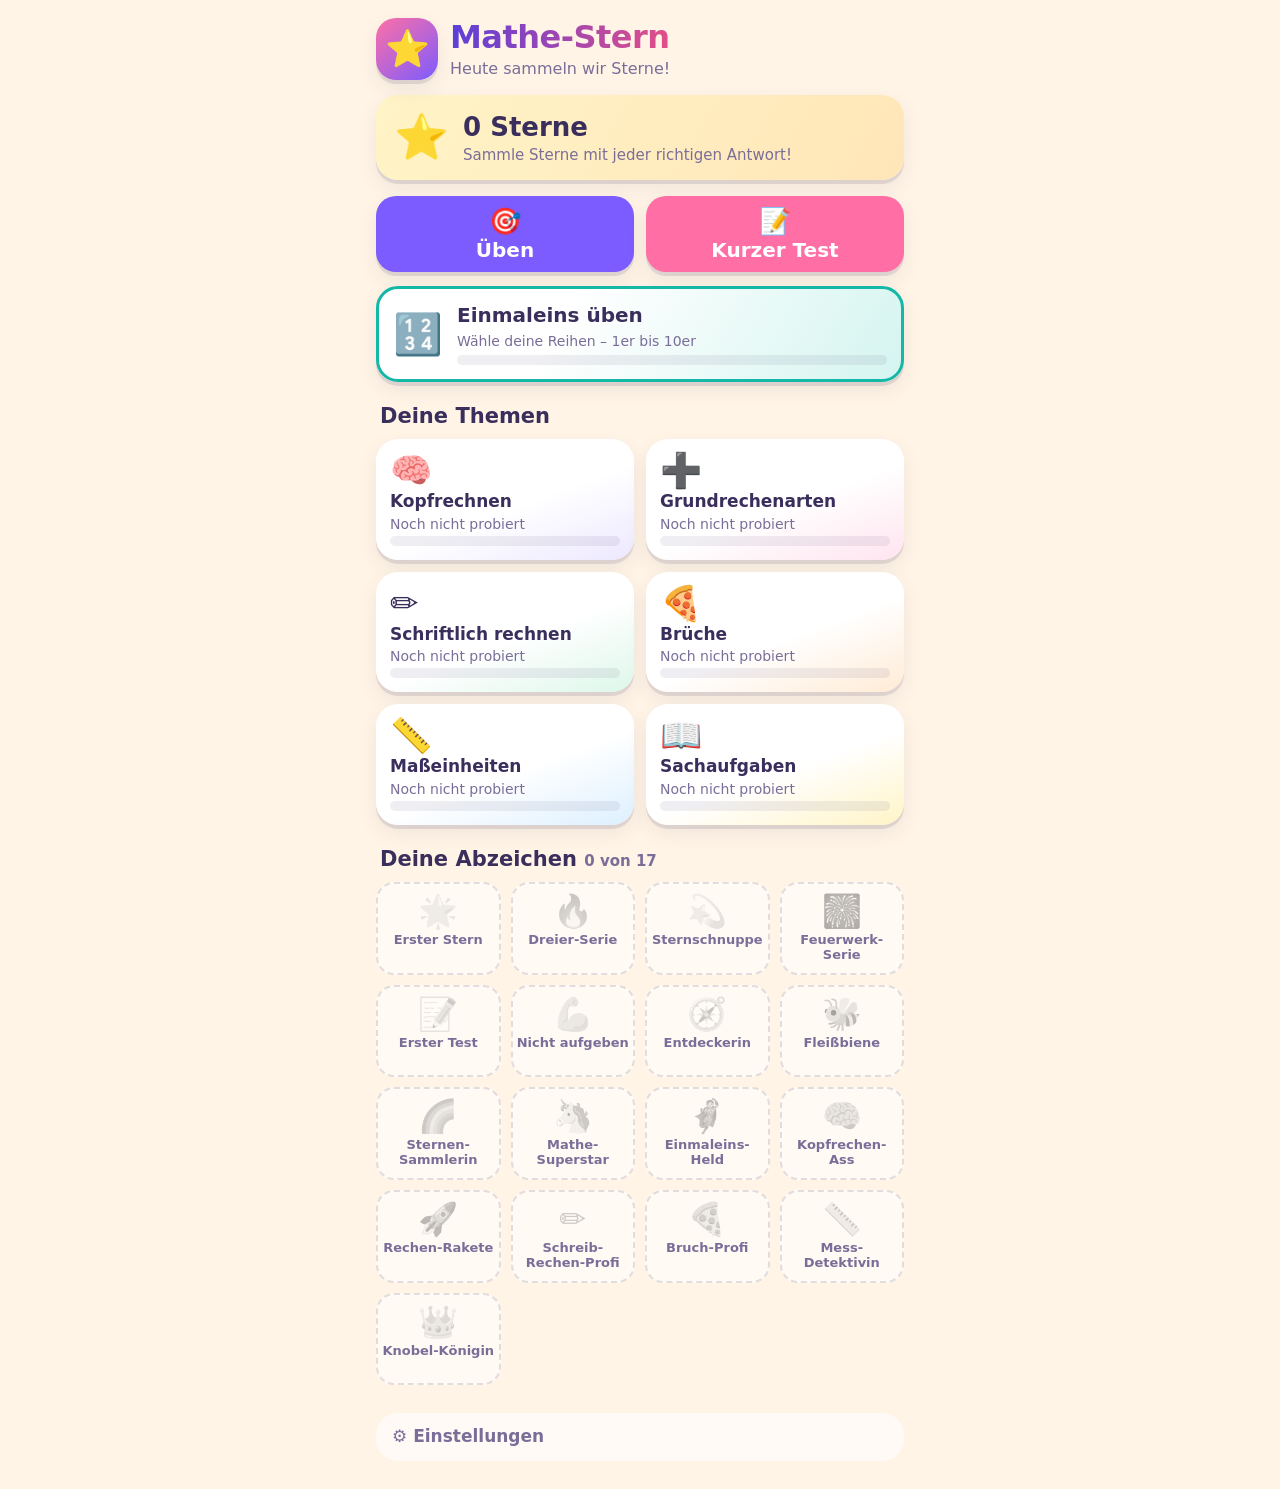
<file: index.html>
<!doctype html>
<html lang="de">
<head>
  <meta charset="utf-8">
  <meta name="viewport" content="width=device-width, initial-scale=1, viewport-fit=cover">
  <title>Mathe-Stern</title>
  <meta name="description" content="Mathe üben für die 5. Klasse – fröhlich, kostenlos und offline.">
  <meta name="theme-color" content="#FFF4E6">
  <meta name="color-scheme" content="light">
  <meta name="apple-mobile-web-app-capable" content="yes">
  <meta name="mobile-web-app-capable" content="yes">
  <meta name="apple-mobile-web-app-status-bar-style" content="default">
  <meta name="apple-mobile-web-app-title" content="Mathe-Stern">
  <meta name="format-detection" content="telephone=no">
  <link rel="manifest" href="manifest.webmanifest">
  <link rel="apple-touch-icon" href="icons/icon-180.png">
  <link rel="icon" type="image/png" sizes="192x192" href="icons/icon-192.png">
  <link rel="stylesheet" href="styles.css">
</head>
<body>
  <div id="app">

    <!-- Startbildschirm -->
    <section id="screen-home" class="screen aktiv" aria-labelledby="titel">
      <header class="home-kopf">
        <div class="logo" aria-hidden="true">⭐</div>
        <div>
          <h1 id="titel">Mathe-Stern</h1>
          <p class="gruss" id="gruss">Schön, dass du da bist!</p>
        </div>
      </header>

      <div class="sterne-karte">
        <span class="sterne-gross" aria-hidden="true">⭐</span>
        <div>
          <div class="sterne-zahl"><span id="home-sterne">0</span> <span id="home-sterne-wort">Sterne</span></div>
          <div class="sterne-text" id="home-sterne-text">Sammle Sterne mit jeder richtigen Antwort!</div>
        </div>
      </div>

      <div class="haupt-knoepfe">
        <button class="knopf knopf-gross knopf-lila" id="btn-ueben" type="button">
          <span class="knopf-emoji" aria-hidden="true">🎯</span> Üben
        </button>
        <button class="knopf knopf-gross knopf-pink" id="btn-test" type="button">
          <span class="knopf-emoji" aria-hidden="true">📝</span> Kurzer Test
        </button>
      </div>

      <div class="einmaleins-box" id="home-einmaleins"></div>

      <h2 class="abschnitt">Deine Themen</h2>
      <div class="kacheln" id="home-themen"></div>

      <h2 class="abschnitt">Deine Abzeichen <span class="abzeichen-zaehler" id="abzeichen-zaehler"></span></h2>
      <div class="abzeichen-liste" id="home-abzeichen"></div>

      <details class="einstellungen">
        <summary>⚙️ Einstellungen</summary>
        <div class="einstellungen-inhalt">
          <label class="schalter-zeile">
            <span>🔔 Töne</span>
            <input type="checkbox" id="set-ton" class="schalter">
          </label>
          <button class="knopf knopf-klein knopf-hell" id="btn-reset" type="button">Fortschritt zurücksetzen</button>
          <p class="klein-text">Dein Fortschritt wird nur auf diesem Gerät gespeichert.</p>
          <p class="klein-text"><a href="datenschutz.html">Datenschutz &amp; Impressum</a></p>
        </div>
      </details>
    </section>

    <!-- Auswahl: Üben oder Test -->
    <section id="screen-wahl" class="screen" aria-labelledby="wahl-titel">
      <div class="leiste">
        <button class="knopf-zurueck" type="button" data-zurueck aria-label="Zurück zur Startseite">←</button>
        <h2 id="wahl-titel" class="leiste-titel">Thema wählen</h2>
        <span class="leiste-platz"></span>
      </div>
      <p class="wahl-text" id="wahl-text"></p>
      <div class="wahl-liste" id="wahl-liste"></div>
    </section>

    <!-- Einmaleins: Reihen wählen -->
    <section id="screen-einmaleins" class="screen" aria-labelledby="einmaleins-titel">
      <div class="leiste">
        <button class="knopf-zurueck" type="button" data-zurueck aria-label="Zurück zur Startseite">←</button>
        <h2 id="einmaleins-titel" class="leiste-titel">Einmaleins üben</h2>
        <span class="leiste-platz"></span>
      </div>
      <p class="wahl-text">Welche Reihen möchtest du üben? Tippe eine Reihe an – oder mehrere zum Mischen.</p>
      <div class="reihen-knoepfe" id="reihen-knoepfe" role="group" aria-label="Einmaleins-Reihen"></div>
      <button class="knopf knopf-hell reihen-alle" id="btn-reihen-alle" type="button" aria-pressed="false">🎲 Alle Reihen gemischt</button>
      <p class="reihen-info" id="reihen-info" aria-live="polite"></p>
      <button class="knopf knopf-gross knopf-gruen" id="btn-reihen-los" type="button">Los geht’s! 🚀</button>
    </section>

    <!-- Aufgabe -->
    <section id="screen-aufgabe" class="screen" aria-label="Aufgabe">
      <div class="leiste">
        <button class="knopf-zurueck" type="button" id="btn-aufgabe-zurueck" aria-label="Zurück">←</button>
        <div class="leiste-mitte">
          <div class="leiste-titel" id="auf-thema">Thema</div>
          <div class="leiste-unter" id="auf-fortschritt"></div>
        </div>
        <div class="stern-chip" id="auf-sterne-chip"><span aria-hidden="true">⭐</span> <span id="auf-sterne">0</span></div>
      </div>

      <div class="aufgabe-inhalt" id="aufgabe-inhalt">
        <div class="serie" id="auf-serie" aria-live="polite"></div>
        <div class="frage-karte">
          <p class="frage" id="auf-frage"></p>
        </div>

        <div class="rueckmeldung" id="auf-rueckmeldung" aria-live="polite"></div>
      </div>

      <div class="eingabe-bereich">
        <div class="anzeige" id="auf-anzeige" aria-live="polite">
          <span class="anzeige-wert" id="auf-wert"></span><span class="anzeige-cursor" aria-hidden="true"></span>
          <span class="anzeige-einheit" id="auf-einheit"></span>
        </div>
        <div class="tastenfeld" id="tastenfeld" role="group" aria-label="Zahlen-Tastenfeld">
          <button type="button" class="taste" data-taste="1">1</button>
          <button type="button" class="taste" data-taste="2">2</button>
          <button type="button" class="taste" data-taste="3">3</button>
          <button type="button" class="taste taste-grau" data-taste="loeschen" aria-label="Löschen">⌫</button>
          <button type="button" class="taste" data-taste="4">4</button>
          <button type="button" class="taste" data-taste="5">5</button>
          <button type="button" class="taste" data-taste="6">6</button>
          <button type="button" class="taste taste-grau" data-taste="," aria-label="Komma">,</button>
          <button type="button" class="taste" data-taste="7">7</button>
          <button type="button" class="taste" data-taste="8">8</button>
          <button type="button" class="taste" data-taste="9">9</button>
          <button type="button" class="taste taste-grau" data-taste="/" id="taste-bruch" aria-label="Bruchstrich">/</button>
          <button type="button" class="taste" data-taste="0">0</button>
          <button type="button" class="taste taste-pruefen" data-taste="pruefen" id="taste-pruefen">Prüfen ✓</button>
        </div>
        <div class="optionen" id="optionen" role="group" aria-label="Antwortmöglichkeiten"></div>
        <button type="button" class="knopf knopf-gross knopf-gruen knopf-weiter" id="btn-weiter">Weiter →</button>
      </div>
    </section>

    <!-- Test-Ergebnis -->
    <section id="screen-ergebnis" class="screen" aria-labelledby="erg-titel">
      <div class="ergebnis-kopf">
        <div class="ergebnis-emoji" aria-hidden="true">🎉</div>
        <h2 id="erg-titel">Test geschafft!</h2>
        <p class="ergebnis-sterne" id="erg-sterne"></p>
      </div>
      <div id="erg-gut" class="ergebnis-block"></div>
      <div id="erg-ueben" class="ergebnis-block"></div>
      <div class="ergebnis-knoepfe">
        <button class="knopf knopf-gross knopf-pink" id="btn-erg-nochmal" type="button">📝 Noch ein Test</button>
        <button class="knopf knopf-gross knopf-hell" id="btn-erg-start" type="button">🏠 Zur Startseite</button>
      </div>
    </section>
  </div>

  <!-- Pop-up / Dialog -->
  <div class="popup-hintergrund" id="popup" hidden>
    <div class="popup" role="dialog" aria-modal="true" aria-labelledby="popup-titel">
      <div class="popup-emoji" id="popup-emoji" aria-hidden="true">🏅</div>
      <h3 id="popup-titel"></h3>
      <p id="popup-text"></p>
      <div class="popup-knoepfe" id="popup-knoepfe"></div>
    </div>
  </div>

  <div class="flug-stern" id="flug-stern" aria-hidden="true">⭐</div>
  <canvas id="konfetti" aria-hidden="true"></canvas>

  <noscript><p class="noscript">Bitte JavaScript einschalten, damit Mathe-Stern funktioniert.</p></noscript>

  <script src="aufgaben.js"></script>
  <script src="app.js"></script>
</body>
</html>
</file>
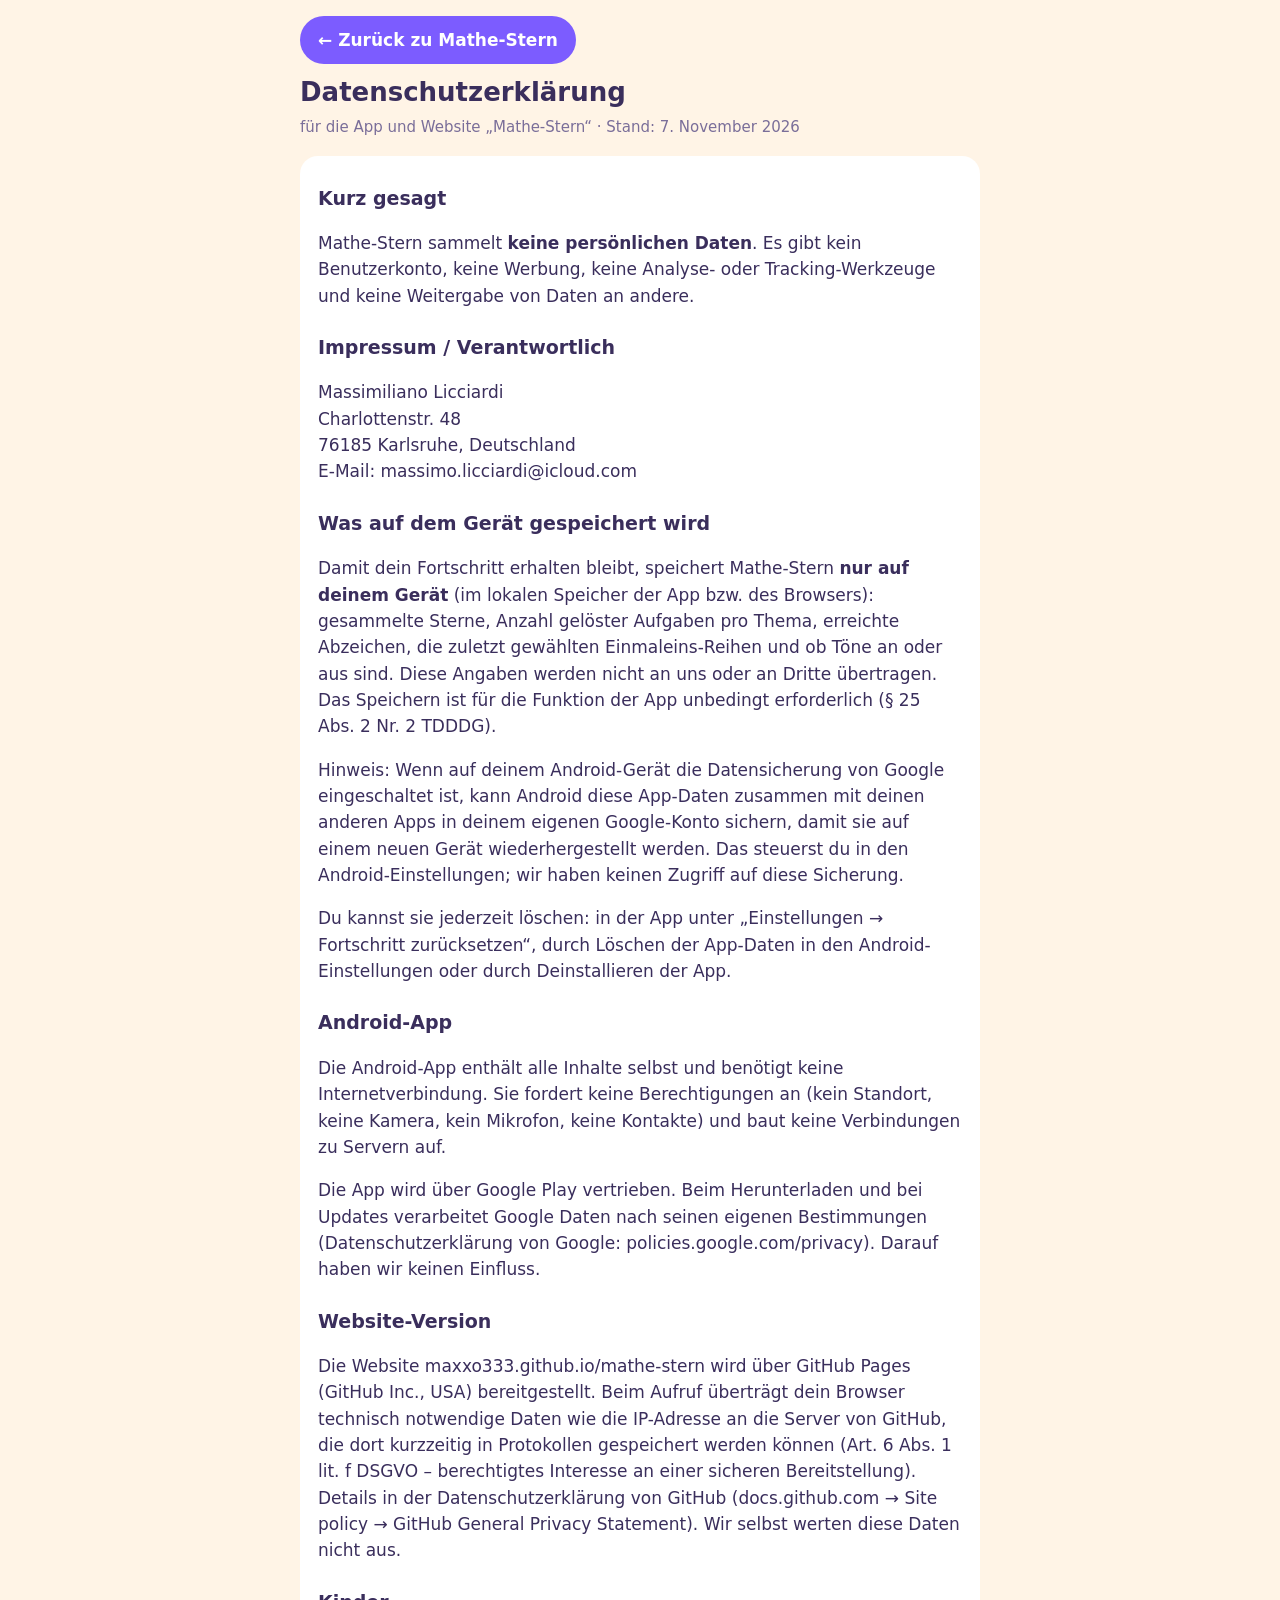
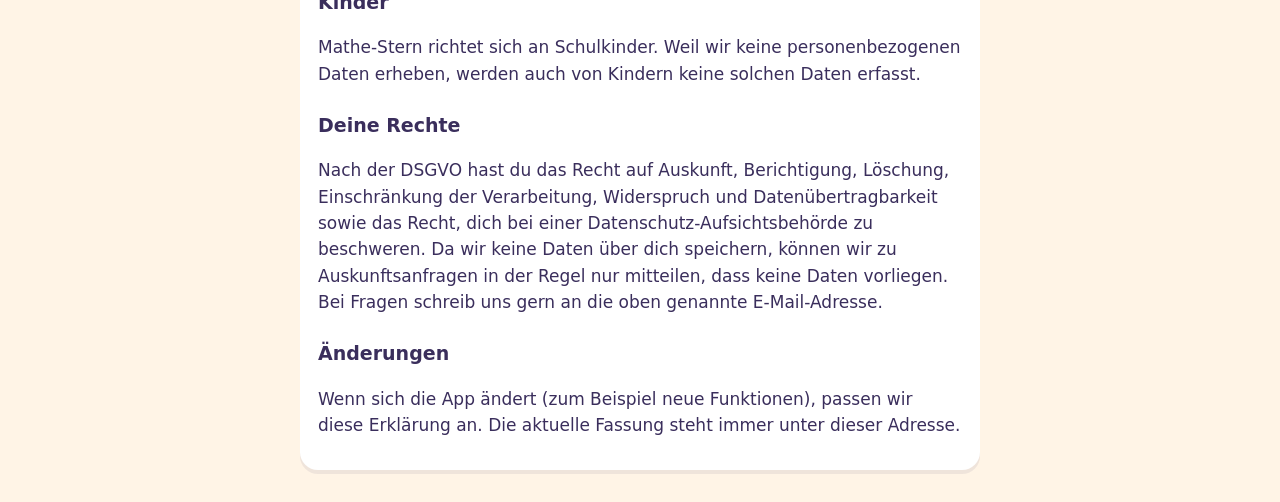
<file: datenschutz.html>
<!doctype html>
<html lang="de">
<head>
  <meta charset="utf-8">
  <meta name="viewport" content="width=device-width, initial-scale=1, viewport-fit=cover">
  <title>Datenschutz – Mathe-Stern</title>
  <meta name="theme-color" content="#FFF4E6">
  <meta name="color-scheme" content="light">
  <style>
    html, body { margin: 0; background: #FFF4E6; color: #3A2E5C; overscroll-behavior: none; }
    body {
      font-family: ui-rounded, "SF Pro Rounded", -apple-system, BlinkMacSystemFont, "Segoe UI", system-ui, sans-serif;
      font-size: 17px; line-height: 1.55;
      padding: calc(16px + env(safe-area-inset-top, 0px)) calc(16px + env(safe-area-inset-right, 0px))
               calc(32px + env(safe-area-inset-bottom, 0px)) calc(16px + env(safe-area-inset-left, 0px));
    }
    main { max-width: 680px; margin: 0 auto; }
    h1 { font-size: 26px; margin: 8px 0 4px; }
    h2 { font-size: 19px; margin: 24px 0 6px; }
    .stand { color: #7A6E99; font-size: 15px; margin: 0 0 16px; }
    .karte { background: #fff; border-radius: 18px; padding: 4px 18px 14px; box-shadow: 0 4px 0 rgba(58,46,92,.08); }
    .zurueck {
      display: inline-flex; align-items: center; gap: 6px; min-height: 48px; padding: 0 18px;
      border: 0; border-radius: 999px; background: #7C5CFF; color: #fff; font: inherit; font-weight: 700;
      text-decoration: none; cursor: pointer;
    }
    /* Bewusst keine Links nach draußen: Kinder sollen die App nicht versehentlich verlassen */
  </style>
</head>
<body>
<main>
  <a class="zurueck" href="./" id="zurueck">← Zurück zu Mathe-Stern</a>

  <h1>Datenschutzerklärung</h1>
  <p class="stand">für die App und Website „Mathe-Stern“ · Stand: 7. November 2026</p>

  <div class="karte">
    <h2>Kurz gesagt</h2>
    <p>Mathe-Stern sammelt <strong>keine persönlichen Daten</strong>. Es gibt kein Benutzerkonto, keine Werbung,
      keine Analyse- oder Tracking-Werkzeuge und keine Weitergabe von Daten an andere.</p>

    <h2>Impressum / Verantwortlich</h2>
    <p>
      Massimiliano Licciardi<br>
      Charlottenstr. 48<br>
      76185 Karlsruhe, Deutschland<br>
      E-Mail: massimo.licciardi@icloud.com
    </p>

    <h2>Was auf dem Gerät gespeichert wird</h2>
    <p>Damit dein Fortschritt erhalten bleibt, speichert Mathe-Stern <strong>nur auf deinem Gerät</strong>
      (im lokalen Speicher der App bzw. des Browsers): gesammelte Sterne, Anzahl gelöster Aufgaben pro Thema,
      erreichte Abzeichen, die zuletzt gewählten Einmaleins-Reihen und ob Töne an oder aus sind.
      Diese Angaben werden nicht an uns oder an Dritte übertragen. Das Speichern ist für die Funktion
      der App unbedingt erforderlich (§ 25 Abs. 2 Nr. 2 TDDDG).</p>
    <p>Hinweis: Wenn auf deinem Android-Gerät die Datensicherung von Google eingeschaltet ist, kann Android
      diese App-Daten zusammen mit deinen anderen Apps in deinem eigenen Google-Konto sichern, damit sie auf
      einem neuen Gerät wiederhergestellt werden. Das steuerst du in den Android-Einstellungen; wir haben
      keinen Zugriff auf diese Sicherung.</p>
    <p>Du kannst sie jederzeit löschen: in der App unter „Einstellungen → Fortschritt zurücksetzen“,
      durch Löschen der App-Daten in den Android-Einstellungen oder durch Deinstallieren der App.</p>

    <h2>Android-App</h2>
    <p>Die Android-App enthält alle Inhalte selbst und benötigt keine Internetverbindung.
      Sie fordert keine Berechtigungen an (kein Standort, keine Kamera, kein Mikrofon, keine Kontakte)
      und baut keine Verbindungen zu Servern auf.</p>
    <p>Die App wird über Google Play vertrieben. Beim Herunterladen und bei Updates verarbeitet Google
      Daten nach seinen eigenen Bestimmungen (Datenschutzerklärung von Google: policies.google.com/privacy).
      Darauf haben wir keinen Einfluss.</p>

    <h2>Website-Version</h2>
    <p>Die Website maxxo333.github.io/mathe-stern wird über GitHub Pages (GitHub Inc., USA) bereitgestellt. Beim Aufruf überträgt dein Browser technisch
      notwendige Daten wie die IP-Adresse an die Server von GitHub, die dort kurzzeitig in Protokollen gespeichert
      werden können (Art. 6 Abs. 1 lit. f DSGVO – berechtigtes Interesse an einer sicheren Bereitstellung). Details
      in der Datenschutzerklärung von GitHub (docs.github.com → Site policy → GitHub General Privacy Statement).
      Wir selbst werten diese Daten nicht aus.</p>

    <h2>Kinder</h2>
    <p>Mathe-Stern richtet sich an Schulkinder. Weil wir keine personenbezogenen Daten erheben,
      werden auch von Kindern keine solchen Daten erfasst.</p>

    <h2>Deine Rechte</h2>
    <p>Nach der DSGVO hast du das Recht auf Auskunft, Berichtigung, Löschung, Einschränkung der Verarbeitung,
      Widerspruch und Datenübertragbarkeit sowie das Recht, dich bei einer Datenschutz-Aufsichtsbehörde zu beschweren.
      Da wir keine Daten über dich speichern, können wir zu Auskunftsanfragen in der Regel nur mitteilen,
      dass keine Daten vorliegen. Bei Fragen schreib uns gern an die oben genannte E-Mail-Adresse.</p>

    <h2>Änderungen</h2>
    <p>Wenn sich die App ändert (zum Beispiel neue Funktionen), passen wir diese Erklärung an.
      Die aktuelle Fassung steht immer unter dieser Adresse.</p>
  </div>
</main>
<script>
  // In der App / bei Aufruf aus Mathe-Stern: einfach eine Seite zurück, damit der Verlauf sauber bleibt
  document.getElementById('zurueck').addEventListener('click', function (e) {
    if (window.history.length > 1 && document.referrer && document.referrer.indexOf(location.origin) === 0) {
      e.preventDefault();
      history.back();
    }
  });
</script>
</body>
</html>
</file>
<file: styles.css>
/* Mathe-Stern – Styles */
:root {
  --bg: #FFF4E6;
  --karte: #FFFFFF;
  --text: #3A2E5C;
  --text-leise: #7A6E99;
  --lila: #7C5CFF;
  --lila-dunkel: #5B3FD9;
  --lila-hell: #EDE8FF;
  --pink: #FF6FA5;
  --pink-dunkel: #E34E88;
  --pink-hell: #FFE4EF;
  --gelb: #FFD23F;
  --gelb-hell: #FFF4C7;
  --gruen: #2FBF83;
  --gruen-dunkel: #1F9C68;
  --gruen-hell: #DDF7EA;
  --orange: #FF9F43;
  --orange-hell: #FFEBD6;
  --blau: #3BA7F5;
  --blau-hell: #DDF0FF;
  --schatten: 0 4px 0 rgba(58, 46, 92, .12), 0 8px 20px rgba(58, 46, 92, .08);
  --rund: 22px;
  --schrift: ui-rounded, "SF Pro Rounded", -apple-system, BlinkMacSystemFont, "Segoe UI", system-ui, sans-serif;
  --sa-oben: env(safe-area-inset-top, 0px);
  --sa-unten: env(safe-area-inset-bottom, 0px);
  --sa-links: env(safe-area-inset-left, 0px);
  --sa-rechts: env(safe-area-inset-right, 0px);
  color-scheme: light;
}

* { box-sizing: border-box; }

html, body {
  margin: 0;
  padding: 0;
  height: 100%;
  background: var(--bg);
  color: var(--text);
  font-family: var(--schrift);
  font-size: 17px;
  line-height: 1.4;
  -webkit-text-size-adjust: 100%;
  -webkit-tap-highlight-color: transparent;
}

/* Kein "Nach-unten-ziehen zum Neuladen" und kein Text-Markieren per langem Druck
   (in der Android-App würde sonst das Browser-Menü erscheinen) */
html, body {
  overscroll-behavior: none;
}
body {
  -webkit-user-select: none;
  user-select: none;
  -webkit-touch-callout: none;
}
.aufgabe-inhalt {
  overscroll-behavior: contain;
}

button, input, summary {
  font-family: inherit;
  font-size: 17px;
  touch-action: manipulation;
}

button {
  color: inherit;
  -webkit-user-select: none;
  user-select: none;
  cursor: pointer;
}

button:focus-visible, summary:focus-visible, input:focus-visible {
  outline: 3px solid var(--lila);
  outline-offset: 3px;
}

h1, h2, h3 { margin: 0; line-height: 1.2; }

#app {
  max-width: 560px;
  margin: 0 auto;
  min-height: 100%;
}

/* ---------- Bildschirme ---------- */
.screen {
  display: none;
  min-height: 100vh;
  min-height: 100dvh;
  padding: calc(14px + var(--sa-oben)) calc(16px + var(--sa-rechts)) calc(20px + var(--sa-unten)) calc(16px + var(--sa-links));
}
.screen.aktiv { display: block; animation: rein .25s ease-out; }

@keyframes rein {
  from { opacity: 0; transform: translateY(8px); }
  to { opacity: 1; transform: none; }
}

/* ---------- Knöpfe ---------- */
.knopf {
  display: inline-flex;
  align-items: center;
  justify-content: center;
  gap: 8px;
  min-height: 48px;
  padding: 10px 18px;
  border: 0;
  border-radius: 18px;
  font-weight: 700;
  box-shadow: var(--schatten);
  transition: transform .08s ease, box-shadow .08s ease;
}
.knopf:active { transform: translateY(3px); box-shadow: 0 1px 0 rgba(58, 46, 92, .12); }
.knopf-gross { width: 100%; min-height: 60px; font-size: 21px; border-radius: 20px; }
.knopf-klein { min-height: 44px; font-size: 16px; }
.knopf-lila { background: var(--lila); color: #fff; }
.knopf-pink { background: var(--pink); color: #fff; }
.knopf-gruen { background: var(--gruen); color: #fff; }
.knopf-hell { background: var(--karte); color: var(--text); }
.knopf-gelb { background: var(--gelb); color: var(--text); }
.knopf-emoji { font-size: 26px; }

/* ---------- Start ---------- */
.home-kopf {
  display: flex;
  align-items: center;
  gap: 12px;
  margin: 4px 0 14px;
}
.logo {
  width: 62px; height: 62px;
  flex: none;
  display: grid; place-items: center;
  font-size: 36px;
  border-radius: 20px;
  background: linear-gradient(140deg, var(--pink), var(--lila));
  box-shadow: var(--schatten);
}
h1 {
  font-size: 32px;
  font-weight: 800;
  letter-spacing: -.5px;
  background: linear-gradient(90deg, var(--lila-dunkel), var(--pink-dunkel));
  -webkit-background-clip: text;
  background-clip: text;
  color: transparent;
}
.gruss { margin: 2px 0 0; color: var(--text-leise); font-size: 16px; }

.sterne-karte {
  display: flex;
  align-items: center;
  gap: 14px;
  padding: 14px 18px;
  border-radius: var(--rund);
  background: linear-gradient(120deg, var(--gelb-hell), #FFE6B8);
  box-shadow: var(--schatten);
  margin-bottom: 16px;
}
.sterne-gross { font-size: 44px; line-height: 1; }
.sterne-zahl { font-size: 26px; font-weight: 800; }
.sterne-text { font-size: 15px; color: var(--text-leise); }

.haupt-knoepfe {
  display: grid;
  grid-template-columns: minmax(0, 1fr) minmax(0, 1fr);
  gap: 12px;
  margin-bottom: 8px;
}
.haupt-knoepfe .knopf-gross { min-height: 72px; font-size: 20px; flex-direction: column; gap: 2px; }

.abschnitt {
  font-size: 21px;
  font-weight: 800;
  margin: 22px 4px 10px;
}
.abzeichen-zaehler { font-size: 15px; font-weight: 600; color: var(--text-leise); }

.kacheln {
  display: grid;
  grid-template-columns: minmax(0, 1fr) minmax(0, 1fr);
  gap: 12px;
}
.kachel {
  position: relative;
  display: flex;
  flex-direction: column;
  align-items: flex-start;
  gap: 4px;
  min-height: 118px;
  min-width: 0;
  overflow-wrap: anywhere;
  hyphens: auto;
  padding: 14px;
  border: 0;
  border-radius: var(--rund);
  text-align: left;
  background: var(--karte);
  box-shadow: var(--schatten);
  transition: transform .08s ease;
}
.kachel:active { transform: scale(.97); }
.kachel-emoji { font-size: 34px; line-height: 1; }
.kachel-name { font-weight: 800; font-size: 17px; line-height: 1.2; }
.kachel-info { font-size: 14px; color: var(--text-leise); margin-top: auto; }
.balken {
  width: 100%;
  height: 10px;
  border-radius: 99px;
  background: rgba(58, 46, 92, .08);
  overflow: hidden;
}
.balken > span {
  display: block;
  height: 100%;
  width: 0;
  border-radius: 99px;
  background: var(--farbe, var(--lila));
  transition: width .6s ease;
}

.abzeichen-liste {
  display: grid;
  grid-template-columns: repeat(4, minmax(0, 1fr));
  gap: 10px;
}
.abzeichen {
  display: flex;
  flex-direction: column;
  align-items: center;
  justify-content: flex-start;
  gap: 4px;
  min-height: 92px;
  padding: 10px 4px;
  border: 0;
  border-radius: 18px;
  background: var(--karte);
  box-shadow: var(--schatten);
  font-size: 13px;
  font-weight: 700;
  line-height: 1.15;
  -webkit-hyphens: auto;
  hyphens: auto;
  text-align: center;
}
.abzeichen-emoji { font-size: 32px; line-height: 1.1; }
.abzeichen.zu { background: rgba(255, 255, 255, .55); color: var(--text-leise); box-shadow: none; border: 2px dashed rgba(58, 46, 92, .15); }
.abzeichen.zu .abzeichen-emoji { filter: grayscale(1); opacity: .35; }

.einstellungen {
  margin: 28px 0 8px;
  border-radius: var(--rund);
  background: rgba(255, 255, 255, .6);
}
.einstellungen summary {
  list-style: none;
  min-height: 48px;
  display: flex;
  align-items: center;
  padding: 0 16px;
  font-weight: 700;
  color: var(--text-leise);
  cursor: pointer;
}
.einstellungen summary::-webkit-details-marker { display: none; }
.einstellungen-inhalt { padding: 4px 16px 16px; display: grid; gap: 12px; }
.schalter-zeile {
  display: flex;
  align-items: center;
  justify-content: space-between;
  min-height: 48px;
  font-weight: 700;
}
.schalter {
  -webkit-appearance: none;
  appearance: none;
  width: 56px; height: 32px;
  border-radius: 99px;
  background: #D6D0E6;
  position: relative;
  margin: 0;
  cursor: pointer;
  transition: background .2s;
}
.schalter::after {
  content: "";
  position: absolute;
  top: 3px; left: 3px;
  width: 26px; height: 26px;
  border-radius: 50%;
  background: #fff;
  box-shadow: 0 2px 4px rgba(0, 0, 0, .2);
  transition: transform .2s;
}
.schalter:checked { background: var(--gruen); }
.schalter:checked::after { transform: translateX(24px); }
.klein-text { margin: 0; font-size: 14px; color: var(--text-leise); }

/* ---------- Leiste ---------- */
.leiste {
  display: flex;
  align-items: center;
  gap: 10px;
  margin-bottom: 12px;
}
.knopf-zurueck {
  flex: none;
  width: 48px; height: 48px;
  border: 0;
  border-radius: 16px;
  background: var(--karte);
  box-shadow: var(--schatten);
  font-size: 24px;
  font-weight: 800;
}
.leiste-titel { font-size: 20px; font-weight: 800; flex: 1; }
.leiste-mitte { flex: 1; min-width: 0; }
.leiste-mitte .leiste-titel { white-space: nowrap; overflow: hidden; text-overflow: ellipsis; }
.leiste-unter { font-size: 14px; color: var(--text-leise); }
.leiste-platz { width: 48px; flex: none; }
.stern-chip {
  flex: none;
  display: flex; align-items: center; gap: 4px;
  min-height: 40px;
  padding: 0 14px;
  border-radius: 99px;
  background: var(--gelb-hell);
  font-weight: 800;
  font-size: 18px;
}
.stern-chip.hupf { animation: hupf .5s ease; }

/* ---------- Einmaleins ---------- */
.einmaleins-box { margin-top: 14px; }
.einmaleins-karte {
  width: 100%;
  min-height: 96px;
  flex-direction: row;
  align-items: center;
  gap: 14px;
  border: 3px solid var(--farbe, var(--lila));
}
.einmaleins-karte .kachel-emoji { font-size: 40px; }
.einmaleins-karte .kachel-name { font-size: 20px; }
.einmaleins-karte-text { flex: 1; min-width: 0; display: flex; flex-direction: column; gap: 6px; }
.reihen-knoepfe {
  display: grid;
  grid-template-columns: repeat(5, 1fr);
  gap: 10px;
  margin-bottom: 14px;
}
.reihe-knopf {
  min-height: 64px;
  min-width: 44px;
  padding: 0;
  border: 3px solid transparent;
  border-radius: 18px;
  background: var(--karte);
  box-shadow: var(--schatten);
  font-family: inherit;
  font-size: 21px;
  font-weight: 800;
  color: var(--text);
  transition: transform .08s ease, background .15s;
}
.reihe-knopf:active { transform: scale(.95); }
.reihe-knopf.an { background: #14B8A6; border-color: #0E8F81; color: #fff; }
.reihen-alle { width: 100%; min-height: 56px; font-size: 18px; border: 3px solid transparent; }
.reihen-alle.an { background: #D5F5F0; border-color: #14B8A6; }
.reihen-info { margin: 14px 4px; min-height: 22px; font-weight: 700; color: var(--text-leise); text-align: center; }
#btn-reihen-los:disabled { opacity: .45; box-shadow: none; }

/* ---------- Auswahl ---------- */
.wahl-text { margin: 0 4px 14px; color: var(--text-leise); }
.wahl-liste { display: grid; gap: 12px; }
.wahl-eintrag {
  display: flex;
  align-items: center;
  gap: 14px;
  width: 100%;
  min-height: 76px;
  padding: 12px 16px;
  border: 0;
  border-radius: var(--rund);
  background: var(--karte);
  box-shadow: var(--schatten);
  text-align: left;
}
.wahl-eintrag:active { transform: scale(.98); }
.wahl-emoji {
  flex: none;
  width: 52px; height: 52px;
  display: grid; place-items: center;
  font-size: 30px;
  border-radius: 16px;
  background: var(--farbe-hell, var(--lila-hell));
}
.wahl-name { font-weight: 800; font-size: 18px; }
.wahl-beschreibung { font-size: 14px; color: var(--text-leise); }
.wahl-eintrag.besonders { background: linear-gradient(120deg, var(--pink-hell), var(--lila-hell)); }

/* ---------- Aufgabe ---------- */
#screen-aufgabe.aktiv {
  display: flex;
  flex-direction: column;
  height: 100vh;
  height: 100dvh;
  padding-bottom: calc(12px + var(--sa-unten));
}
.aufgabe-inhalt {
  flex: 1;
  overflow-y: auto;
  -webkit-overflow-scrolling: touch;
  padding: 2px 2px 10px;
}
.serie {
  min-height: 0;
  text-align: center;
  font-weight: 800;
  font-size: 15px;
  color: var(--orange);
}
.serie:not(:empty) { margin-bottom: 8px; }
.serie span {
  display: inline-block;
  padding: 4px 12px;
  border-radius: 99px;
  background: var(--orange-hell);
}
.frage-karte {
  padding: 20px 18px;
  border-radius: var(--rund);
  background: var(--karte);
  box-shadow: var(--schatten);
  border-top: 6px solid var(--farbe, var(--lila));
}
.frage {
  margin: 0;
  font-size: 23px;
  font-weight: 700;
  line-height: 1.35;
  white-space: pre-line;
  overflow-wrap: anywhere;
  text-align: center;
}
.frage.lang { font-size: 19px; text-align: left; }

.anzeige {
  display: flex;
  align-items: center;
  justify-content: center;
  gap: 2px;
  min-height: 66px;
  margin: 0 auto 10px;
  padding: 8px 18px;
  max-width: 320px;
  border-radius: 20px;
  background: var(--karte);
  border: 3px solid var(--lila-hell);
  font-size: 36px;
  font-weight: 800;
  font-variant-numeric: tabular-nums;
  transition: border-color .2s, background .2s;
}
.anzeige.leer .anzeige-wert::before { content: "?"; color: #CFC8E3; }
.anzeige-cursor {
  width: 3px; height: 34px;
  border-radius: 2px;
  background: var(--lila);
  animation: blink 1s steps(1) infinite;
}
.anzeige-einheit { margin-left: 8px; font-size: 24px; color: var(--text-leise); }
.anzeige.richtig { border-color: var(--gruen); background: var(--gruen-hell); }
.anzeige.richtig .anzeige-cursor { display: none; }
.anzeige.fast { border-color: var(--orange); background: var(--orange-hell); }
.anzeige.wackel { animation: wackel .4s ease; }
#screen-aufgabe.auswahl-modus .anzeige { display: none; }

@keyframes blink { 50% { opacity: 0; } }
@keyframes wackel {
  20% { transform: translateX(-6px); }
  40% { transform: translateX(6px); }
  60% { transform: translateX(-4px); }
  80% { transform: translateX(4px); }
}

.rueckmeldung:not(:empty) { margin-top: 14px; }
.meldung {
  padding: 14px 16px;
  border-radius: 20px;
  font-size: 18px;
  font-weight: 700;
  text-align: center;
  animation: rein .25s ease-out;
}
.meldung-richtig { background: var(--gruen-hell); color: var(--gruen-dunkel); font-size: 22px; }
.meldung-fast { background: var(--orange-hell); color: #B5641A; }
.tipp {
  margin-top: 10px;
  padding: 14px 16px;
  border-radius: 20px;
  background: var(--gelb-hell);
  font-size: 17px;
  text-align: left;
  animation: rein .3s ease-out;
}
.tipp strong { display: block; margin-bottom: 2px; }
.rechenweg {
  margin-top: 10px;
  padding: 14px 16px;
  border-radius: 20px;
  background: var(--blau-hell);
  text-align: left;
}
.rechenweg h3 { font-size: 18px; margin-bottom: 8px; }
.rechenweg ol { margin: 0; padding: 0; list-style: none; counter-reset: schritt; display: grid; gap: 8px; }
.rechenweg li {
  counter-increment: schritt;
  display: flex;
  gap: 10px;
  align-items: flex-start;
  font-size: 17px;
  white-space: pre-line;
  opacity: 0;
  animation: schritt-rein .4s ease-out forwards;
}
.rechenweg li::before {
  content: counter(schritt);
  flex: none;
  width: 28px; height: 28px;
  display: grid; place-items: center;
  border-radius: 50%;
  background: var(--blau);
  color: #fff;
  font-size: 15px;
  font-weight: 800;
}
.rechenweg-hinweis { margin: 10px 0 0; font-weight: 700; color: var(--text); }
.rechenweg .knopf { margin-top: 12px; width: 100%; }
@keyframes schritt-rein {
  from { opacity: 0; transform: translateX(-10px); }
  to { opacity: 1; transform: none; }
}

/* Eingabe */
.eingabe-bereich { flex: none; padding-top: 8px; }
.tastenfeld {
  display: grid;
  grid-template-columns: repeat(4, 1fr);
  gap: 8px;
}
.taste {
  min-height: 56px;
  border: 0;
  border-radius: 16px;
  background: var(--karte);
  box-shadow: 0 3px 0 rgba(58, 46, 92, .14);
  font-size: 27px;
  font-weight: 800;
  transition: transform .06s ease, background .1s;
}
.taste:active { transform: translateY(2px); box-shadow: 0 1px 0 rgba(58, 46, 92, .14); background: var(--lila-hell); }
.taste-grau { background: #EFEAF8; }
.taste-pruefen {
  grid-column: span 3;
  background: var(--lila);
  color: #fff;
  font-size: 22px;
}
.taste-pruefen:active { background: var(--lila-dunkel); }
.taste[disabled] { opacity: .3; }
.taste.versteckt { visibility: hidden; }

.optionen {
  display: none;
  grid-template-columns: minmax(0, 1fr) minmax(0, 1fr);
  gap: 10px;
}
#screen-aufgabe.auswahl-modus .optionen { display: grid; }
#screen-aufgabe.auswahl-modus .tastenfeld { display: none; }
.option {
  min-height: 64px;
  padding: 10px;
  border: 3px solid transparent;
  border-radius: 18px;
  background: var(--karte);
  box-shadow: var(--schatten);
  font-size: 20px;
  font-weight: 800;
  overflow-wrap: anywhere;
}
.option:active { transform: translateY(2px); }
.option.daneben { opacity: .45; box-shadow: none; border-color: var(--orange-hell); }
.option.richtig { background: var(--gruen-hell); border-color: var(--gruen); color: var(--gruen-dunkel); }
.optionen.einspaltig { grid-template-columns: 1fr; }

.knopf-weiter { display: none; }
#screen-aufgabe.geloest .knopf-weiter { display: flex; animation: rein .25s ease-out; }
#screen-aufgabe.geloest .tastenfeld,
#screen-aufgabe.geloest .optionen { display: none !important; }

/* ---------- Ergebnis ---------- */
.ergebnis-kopf { text-align: center; padding: 16px 0 8px; }
.ergebnis-emoji { font-size: 72px; line-height: 1.1; animation: hupf 1s ease; }
.ergebnis-kopf h2 { font-size: 30px; font-weight: 800; margin-top: 6px; }
.ergebnis-sterne { font-size: 19px; margin: 8px 0 0; color: var(--text-leise); }
.ergebnis-block:not(:empty) {
  margin-top: 16px;
  padding: 16px;
  border-radius: var(--rund);
  background: var(--karte);
  box-shadow: var(--schatten);
}
.ergebnis-block h3 { font-size: 20px; margin-bottom: 10px; }
.ergebnis-zeile {
  display: flex;
  align-items: center;
  gap: 10px;
  min-height: 52px;
  padding: 6px 0;
  font-weight: 700;
  font-size: 17px;
}
.ergebnis-zeile + .ergebnis-zeile { border-top: 1px solid rgba(58, 46, 92, .08); }
.ergebnis-zeile .z-emoji { font-size: 28px; }
.ergebnis-zeile .z-name { flex: 1; }
.ergebnis-zeile .knopf { min-height: 44px; padding: 8px 14px; font-size: 16px; }
.ergebnis-leise { margin: 0; color: var(--text-leise); }
.ergebnis-knoepfe { display: grid; gap: 12px; margin-top: 22px; }

/* ---------- Pop-up ---------- */
.popup-hintergrund {
  position: fixed;
  inset: 0;
  z-index: 50;
  display: grid;
  place-items: center;
  padding: calc(20px + var(--sa-oben)) 20px calc(20px + var(--sa-unten));
  background: rgba(58, 46, 92, .45);
  animation: einblenden .2s ease-out;
}
.popup-hintergrund[hidden] { display: none; }
.popup {
  width: 100%;
  max-width: 360px;
  padding: 24px 20px 20px;
  border-radius: 28px;
  background: var(--karte);
  text-align: center;
  box-shadow: 0 20px 50px rgba(0, 0, 0, .25);
  animation: plopp .35s cubic-bezier(.2, 1.4, .5, 1);
}
.popup-emoji { font-size: 68px; line-height: 1.1; animation: hupf 1s ease .2s; }
.popup h3 { font-size: 24px; font-weight: 800; margin-top: 8px; }
.popup p { margin: 8px 0 18px; font-size: 17px; color: var(--text-leise); }
.popup-knoepfe { display: grid; gap: 10px; }

@keyframes einblenden { from { opacity: 0; } }
@keyframes plopp {
  from { opacity: 0; transform: scale(.6); }
  to { opacity: 1; transform: none; }
}
@keyframes hupf {
  0%, 100% { transform: translateY(0) scale(1); }
  30% { transform: translateY(-14px) scale(1.15); }
  55% { transform: translateY(0) scale(.95); }
  75% { transform: translateY(-5px) scale(1.04); }
}

/* Fliegender Stern */
.flug-stern {
  position: fixed;
  left: 50%;
  top: 40%;
  z-index: 40;
  font-size: 64px;
  line-height: 1;
  pointer-events: none;
  opacity: 0;
  transform: translate(-50%, -50%);
}
.flug-stern.los { animation: flug .9s ease-in-out forwards; }
@keyframes flug {
  0% { opacity: 0; transform: translate(-50%, -50%) scale(.3) rotate(0); }
  20% { opacity: 1; transform: translate(-50%, -80%) scale(1.3) rotate(-15deg); }
  45% { opacity: 1; transform: translate(-50%, -50%) scale(1) rotate(10deg); }
  100% { opacity: 0; transform: translate(var(--ziel-x, 120px), var(--ziel-y, -300px)) scale(.3) rotate(180deg); }
}

#konfetti {
  position: fixed;
  inset: 0;
  width: 100%;
  height: 100%;
  z-index: 45;
  pointer-events: none;
}

.noscript { padding: 20px; text-align: center; font-size: 18px; }

/* Etwas mehr Platz auf größeren iPhones */
@media (min-height: 760px) {
  .taste { min-height: 62px; }
  .frage { font-size: 25px; }
}
/* Kleine Bildschirme (iPhone SE) */
@media (max-height: 680px) {
  .taste { min-height: 50px; font-size: 24px; }
  .anzeige { min-height: 56px; font-size: 30px; margin-bottom: 8px; }
  .frage-karte { padding: 14px; }
  .frage { font-size: 21px; }
}
@media (max-width: 359px) {
  .abzeichen-liste { grid-template-columns: repeat(3, minmax(0, 1fr)); }
  .haupt-knoepfe .knopf-gross { font-size: 18px; }
}

/* Weniger Bewegung */
@media (prefers-reduced-motion: reduce) {
  *, *::before, *::after {
    animation-duration: .01ms !important;
    animation-iteration-count: 1 !important;
    transition-duration: .01ms !important;
  }
  .rechenweg li { opacity: 1; }
  .anzeige-cursor { animation: none; }
  .flug-stern { display: none; }
}

/* Link zur Datenschutzseite in den Einstellungen */
.einstellungen a { color: var(--lila-dunkel); font-weight: 700; }
</file>
